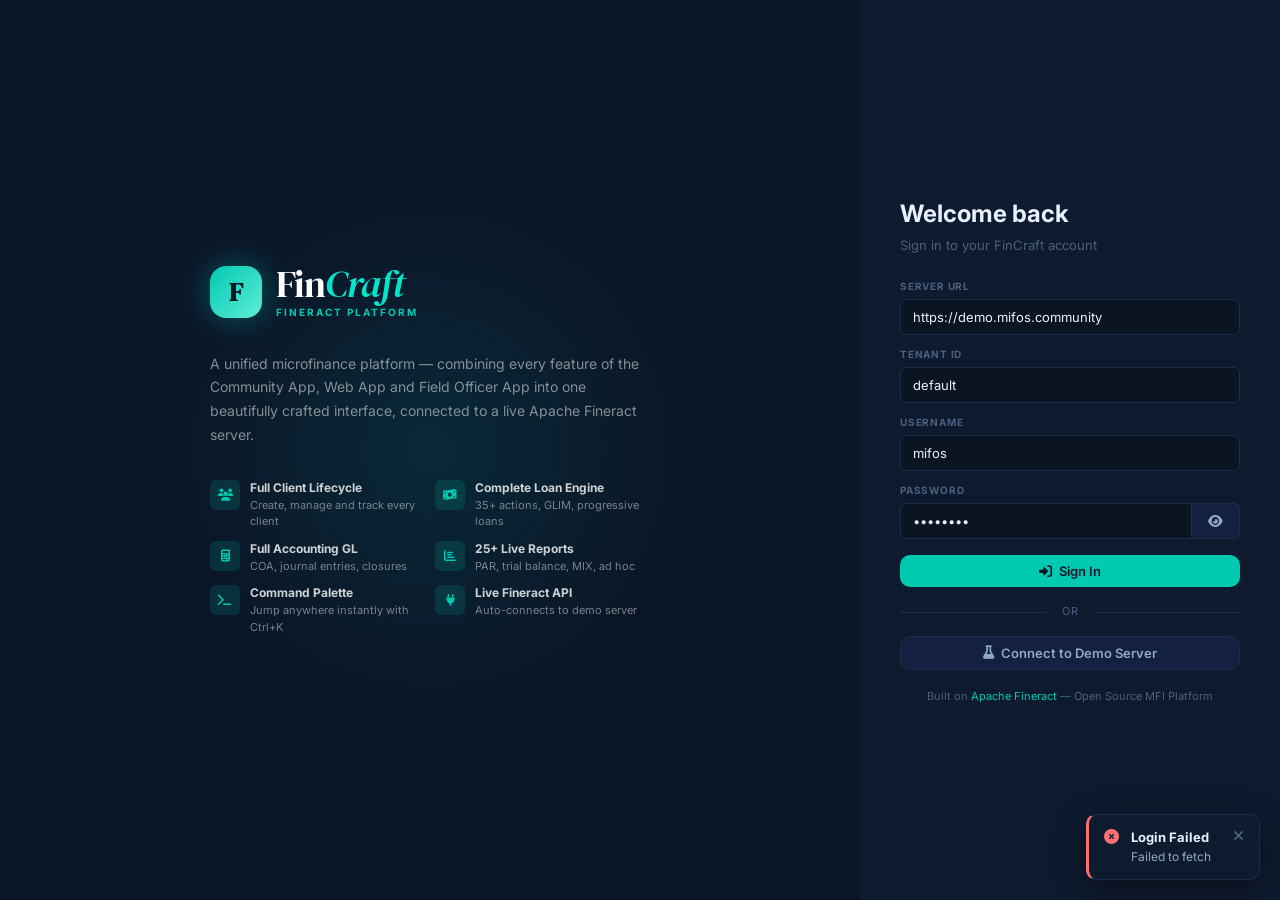
<file: index.html>
<!DOCTYPE html>
<html lang="en" data-theme="dark">
<head>
  <meta charset="UTF-8"/>
  <meta name="viewport" content="width=device-width,initial-scale=1.0"/>
  <meta name="description" content="FinCraft — Unified Apache Fineract MFI Platform"/>
  <title>FinCraft — Fineract Platform</title>

  <!-- Fonts -->
  <link rel="preconnect" href="https://fonts.googleapis.com"/>
  <link rel="preconnect" href="https://fonts.gstatic.com" crossorigin/>
  <link href="https://fonts.googleapis.com/css2?family=Inter:wght@300;400;500;600;700&family=DM+Serif+Display:ital@0;1&family=JetBrains+Mono:wght@400;500&display=swap" rel="stylesheet"/>

  <!-- Icons -->
  <link rel="stylesheet" href="https://cdnjs.cloudflare.com/ajax/libs/font-awesome/6.5.0/css/all.min.css"
        integrity="sha512-Avb2QiuDEEvB4bZJYdft2mNjVShBftLdPG8FJ0V7irTLQ8Uo0qcPxh4Plq7G5tGm0rU+1SPhVotteLpBERwTkw=="
        crossorigin="anonymous" referrerpolicy="no-referrer"/>

  <!-- FinCraft Design System -->
  <link rel="stylesheet" href="css/tokens.css"/>
  <link rel="stylesheet" href="css/components.css"/>

  <!-- Preloader while modules load -->
  <style>
    #fc-preloader {
      position: fixed; inset: 0;
      background: #070d1b;
      display: flex; flex-direction: column;
      align-items: center; justify-content: center;
      z-index: 99999; gap: 18px;
      transition: opacity 400ms ease;
    }
    #fc-preloader.fade-out { opacity: 0; pointer-events: none; }
    .fc-pre-logo {
      width: 56px; height: 56px;
      background: linear-gradient(135deg, #00c9b1, #5fedd8);
      border-radius: 14px;
      display: flex; align-items: center; justify-content: center;
      font-size: 28px; color: #0a1628; font-weight: 900;
      font-family: 'DM Serif Display', serif;
      box-shadow: 0 0 30px rgba(0,201,177,0.4);
      animation: prelogoPulse 1.4s ease-in-out infinite;
    }
    @keyframes prelogoPulse {
      0%,100% { box-shadow: 0 0 20px rgba(0,201,177,0.3); }
      50%      { box-shadow: 0 0 40px rgba(0,201,177,0.7); }
    }
    .fc-pre-label {
      font-family: 'DM Serif Display', serif;
      font-size: 26px; color: #fff; letter-spacing: -0.5px;
    }
    .fc-pre-label em { color: #00c9b1; font-style: italic; }
    .fc-pre-status {
      font-size: 12px; color: rgba(255,255,255,0.35);
      letter-spacing: 1px; font-family: 'JetBrains Mono', monospace;
    }
    .fc-pre-bar {
      width: 200px; height: 3px; background: rgba(255,255,255,0.08);
      border-radius: 99px; overflow: hidden;
    }
    .fc-pre-fill {
      height: 100%; background: #00c9b1;
      border-radius: 99px;
      transition: width 300ms ease;
    }
  </style>
</head>
<body>

<!-- ── PRELOADER ─────────────────────────────────────────── -->
<div id="fc-preloader">
  <div class="fc-pre-logo">F</div>
  <div class="fc-pre-label">Fin<em>Craft</em></div>
  <div class="fc-pre-bar"><div class="fc-pre-fill" id="fcFill" style="width:0%"></div></div>
  <div class="fc-pre-status" id="fcStatus">Initialising…</div>
</div>

<!-- ── APP ROOT ───────────────────────────────────────────── -->
<div id="app"></div>

<!-- ── JS MODULES (load order matters) ───────────────────── -->
<script src="js/config.js"></script>
<script src="js/api.js"></script>
<script src="js/app.js"></script>
<script src="js/pages.js"></script>
<script src="js/cmd.js"></script>
<script src="js/forms.js"></script>

<!-- ── MODULE LOADER ─────────────────────────────────────── -->
<script>
(async function boot() {
  const fill   = document.getElementById('fcFill');
  const status = document.getElementById('fcStatus');

  /* HTML fragments to fetch and inject, in order */
  const MODULES = [
    /* Pages */
    { src:'pages/login.html',      pct: 10, label:'Login…' },
    { src:'pages/shell.html',      pct: 20, label:'Shell…' },
    { src:'pages/dashboard.html',  pct: 28, label:'Dashboard…' },
    { src:'pages/clients.html',    pct: 36, label:'Clients…' },
    { src:'pages/loans.html',      pct: 44, label:'Loans…' },
    { src:'pages/savings.html',    pct: 50, label:'Savings…' },
    { src:'pages/groups.html',     pct: 57, label:'Groups…' },
    { src:'pages/accounting.html', pct: 63, label:'Accounting…' },
    { src:'pages/tasks.html',      pct: 73, label:'Tasks & Products…' },
    { src:'pages/system.html',     pct: 83, label:'System & Settings…' },
    /* Modals */
    { src:'modals/create.html',    pct: 91, label:'Create Modals…' },
    { src:'modals/actions.html',   pct: 97, label:'Action Modals…' },
  ];

  const app = document.getElementById('app');

  /* Fetch each fragment and append to #app */
  for (const mod of MODULES) {
    status.textContent = mod.label;
    fill.style.width   = mod.pct + '%';
    try {
      const res  = await fetch(mod.src);
      if (!res.ok) throw new Error(`${res.status} ${mod.src}`);
      const html = await res.text();
      const div  = document.createElement('div');
      div.innerHTML = html;
      while (div.firstChild) app.appendChild(div.firstChild);
    } catch(e) {
      console.error('[FinCraft] Failed to load module:', mod.src, e);
    }
  }

  /* Wire shell page content into #contentArea */
  _mountPages();

  /* Fade out preloader */
  fill.style.width = '100%';
  status.textContent = 'Ready';
  await new Promise(r => setTimeout(r, 300));
  const loader = document.getElementById('fc-preloader');
  loader.classList.add('fade-out');
  setTimeout(() => loader.remove(), 450);

  /* Auto-connect to demo server on first load */
  _autoConnect();
})();

/* ── Mount page fragments into #contentArea ────────────── */
function _mountPages() {
  const content = document.getElementById('contentArea');
  if (!content) return;

  /* Pages are currently direct children of #app — move them into #contentArea */
  const pageIds = [
    'page-dashboard','page-clients','page-client-detail',
    'page-loans','page-loan-detail',
    'page-savings','page-deposits','page-shares','page-collaterals',
    'page-groups','page-centers','page-collections',
    'page-transfers','page-remittances',
    'page-accounting',
    'page-tasks','page-reports','page-surveys',
    'page-products','page-organization',
    'page-system','page-users','page-templates','page-self-service',
    'page-analytics','page-navigation','page-search',
    'page-notifications','page-profile','page-settings',
  ];

  pageIds.forEach(id => {
    const el = document.getElementById(id);
    if (el) content.appendChild(el);
  });
}

/* ── Auto connect to demo server ───────────────────────── */
async function _autoConnect() {
  await App.login(
    FC_CONFIG.DEMO_SERVER_URL,
    FC_CONFIG.DEMO_TENANT,
    FC_CONFIG.DEMO_USERNAME,
    FC_CONFIG.DEMO_PASSWORD,
  );
}
</script>

</body>
</html>
</file>
<file: css/tokens.css>
/* ============================================================
   FINCRAFT v2 — Design Tokens
   Palette: Deep navy + electric teal + warm amber
   Fonts: DM Serif Display · Inter · JetBrains Mono
============================================================ */

:root {
  /* ── Brand Colours ──────────────────────────────────── */
  --navy-950: #060d1a;
  --navy-900: #0a1628;
  --navy-800: #0f2040;
  --navy-700: #163058;
  --navy-600: #1e4070;

  --teal-500: #00c9b1;
  --teal-400: #00e5cc;
  --teal-300: #5fedd8;
  --teal-glow: rgba(0,201,177,0.15);
  --teal-glow-sm: rgba(0,201,177,0.08);

  --amber-500: #f59e0b;
  --amber-400: #fbbf24;
  --amber-300: #fcd34d;

  --red-600:   #dc2626;
  --red-500:   #ef4444;
  --red-400:   #f87171;

  --green-500: #22c55e;
  --green-400: #4ade80;

  --blue-400:  #60a5fa;
  --purple-400:#a78bfa;

  /* ── Typography ─────────────────────────────────────── */
  --font-display: 'DM Serif Display', Georgia, serif;
  --font-ui:      'Inter', system-ui, sans-serif;
  --font-mono:    'JetBrains Mono', 'Courier New', monospace;

  /* ── Layout ─────────────────────────────────────────── */
  --sidebar-w:           260px;
  --sidebar-collapsed-w: 68px;
  --topbar-h:            60px;

  /* ── Radii ───────────────────────────────────────────── */
  --radius-xs: 4px;
  --radius-sm: 6px;
  --radius-md: 10px;
  --radius-lg: 16px;
  --radius-xl: 22px;
  --radius-full: 9999px;

  /* ── Shadows ─────────────────────────────────────────── */
  --shadow-sm:   0 1px 3px rgba(0,0,0,0.25);
  --shadow-md:   0 4px 16px rgba(0,0,0,0.3);
  --shadow-lg:   0 8px 32px rgba(0,0,0,0.4);
  --shadow-teal: 0 0 20px rgba(0,201,177,0.25);

  /* ── Transitions ─────────────────────────────────────── */
  --transition:      200ms cubic-bezier(0.4,0,0.2,1);
  --transition-slow: 350ms cubic-bezier(0.4,0,0.2,1);
}

/* ── Dark Theme (default) ───────────────────────────────── */
:root,
[data-theme="dark"] {
  --bg-app:      #070d1b;
  --bg-card:     #0e1a2e;
  --bg-card-alt: #0a1422;
  --bg-hover:    #132040;
  --bg-stripe:   rgba(255,255,255,0.02);

  --text-primary:   #e8f0fc;
  --text-secondary: #8fa8c8;
  --text-muted:     #4a6080;
  --text-disabled:  #2a3f5a;

  --border:       #1a2d4a;
  --border-focus: var(--teal-500);
  --border-hover: #243d60;

  --input-bg:     #0a1422;
  --input-border: #1a2d4a;

  --sidebar-bg:   var(--navy-950);
  --sidebar-text: rgba(255,255,255,0.85);
  --sidebar-muted:rgba(255,255,255,0.35);

  --topbar-bg:     #090f1e;
  --topbar-border: #1a2d4a;
  --topbar-text:   #e8f0fc;

  --scrollbar-thumb: #1e3050;
  --scrollbar-hover: var(--teal-500);
}

/* ── Light Theme ────────────────────────────────────────── */
[data-theme="light"] {
  --bg-app:      #eef2f7;
  --bg-card:     #ffffff;
  --bg-card-alt: #f8fafc;
  --bg-hover:    #f1f5f9;
  --bg-stripe:   rgba(0,0,0,0.015);

  --text-primary:   #0f172a;
  --text-secondary: #475569;
  --text-muted:     #94a3b8;
  --text-disabled:  #cbd5e1;

  --border:       #e2e8f0;
  --border-focus: var(--teal-500);
  --border-hover: #cbd5e1;

  --input-bg:     #f8fafc;
  --input-border: #e2e8f0;

  --sidebar-bg:   var(--navy-900);
  --sidebar-text: rgba(255,255,255,0.85);
  --sidebar-muted:rgba(255,255,255,0.40);

  --topbar-bg:     #ffffff;
  --topbar-border: #e2e8f0;
  --topbar-text:   #0f172a;

  --scrollbar-thumb: #cbd5e1;
  --scrollbar-hover: var(--teal-500);
}

/* ── Base Reset ─────────────────────────────────────────── */
*, *::before, *::after {
  box-sizing: border-box;
  margin: 0;
  padding: 0;
}

html, body {
  height: 100%;
  font-family: var(--font-ui);
  font-size: 14px;
  line-height: 1.5;
  background: var(--bg-app);
  color: var(--text-primary);
  overflow: hidden;
  -webkit-font-smoothing: antialiased;
  -moz-osx-font-smoothing: grayscale;
}

/* ── Scrollbar ──────────────────────────────────────────── */
::-webkit-scrollbar { width: 5px; height: 5px; }
::-webkit-scrollbar-track  { background: transparent; }
::-webkit-scrollbar-thumb  { background: var(--scrollbar-thumb); border-radius: var(--radius-full); }
::-webkit-scrollbar-thumb:hover { background: var(--scrollbar-hover); }

/* ── Focus ring ─────────────────────────────────────────── */
:focus-visible {
  outline: 2px solid var(--teal-500);
  outline-offset: 2px;
}

/* ── Selection ──────────────────────────────────────────── */
::selection {
  background: var(--teal-glow);
  color: var(--teal-400);
}

/* ── Keyframes ──────────────────────────────────────────── */
@keyframes spin     { to { transform: rotate(360deg); } }
@keyframes fadeIn   { from { opacity:0; transform:translateY(6px); } to { opacity:1; transform:none; } }
@keyframes slideIn  { from { opacity:0; transform:translateX(30px); } to { opacity:1; transform:none; } }
@keyframes modalIn  { from { opacity:0; transform:scale(0.96) translateY(10px); } to { opacity:1; transform:none; } }
@keyframes dropIn   { from { opacity:0; transform:translateY(-6px); } to { opacity:1; transform:none; } }
@keyframes pulse    { 0%,100% { opacity:1; } 50% { opacity:0.5; } }
</file>
<file: css/components.css>
/* ============================================================
   FINCRAFT v2 — Component Library
============================================================ */

/* ── LAYOUT ─────────────────────────────────────────────── */
#app          { display:flex; height:100vh; overflow:hidden; }
.app-shell    { display:none; }
.app-shell.active { display:flex; height:100vh; width:100%; overflow:hidden; }
.login-wrap   { display:none; }
.login-wrap.active { display:flex; width:100%; height:100vh; }
.main-area    { flex:1; display:flex; flex-direction:column; overflow:hidden; min-width:0; }
.content-area { flex:1; overflow-y:auto; padding:24px; }

/* ── PAGE ───────────────────────────────────────────────── */
.page         { display:none; animation: fadeIn 180ms ease; }
.page.active  { display:block; }

/* ── SIDEBAR ────────────────────────────────────────────── */
.sidebar {
  width: var(--sidebar-w);
  background: var(--sidebar-bg);
  display: flex;
  flex-direction: column;
  transition: width var(--transition);
  flex-shrink: 0;
  overflow: hidden;
  border-right: 1px solid rgba(255,255,255,0.05);
  z-index: 100;
}
.sidebar.collapsed { width: var(--sidebar-collapsed-w); }

.sidebar-brand {
  padding: 16px;
  display: flex;
  align-items: center;
  gap: 10px;
  border-bottom: 1px solid rgba(255,255,255,0.06);
  flex-shrink: 0;
  overflow: hidden;
  cursor: pointer;
  transition: background var(--transition);
}
.sidebar-brand:hover { background: rgba(255,255,255,0.04); }

.brand-icon {
  width: 36px; height: 36px;
  background: linear-gradient(135deg, var(--teal-500), var(--teal-300));
  border-radius: var(--radius-md);
  display: flex; align-items: center; justify-content: center;
  font-size: 18px; color: var(--navy-900); font-weight: 900;
  font-family: var(--font-display);
  flex-shrink: 0;
  box-shadow: var(--shadow-teal);
}
.brand-text   { overflow: hidden; white-space: nowrap; }
.brand-name   { font-family: var(--font-display); font-size: 20px; color: #fff; letter-spacing: -0.5px; }
.brand-sub    { font-size: 9px; color: var(--teal-500); letter-spacing: 2px; text-transform: uppercase; font-weight: 700; }

.sidebar-scroll   { flex:1; overflow-y:auto; padding:8px 0; }
.nav-section      { margin-bottom: 2px; }
.nav-section-label {
  font-size: 9px; font-weight: 700; letter-spacing: 2px;
  text-transform: uppercase; color: var(--sidebar-muted);
  padding: 10px 18px 3px;
  white-space: nowrap; overflow: hidden;
  transition: opacity var(--transition);
}
.sidebar.collapsed .nav-section-label { opacity: 0; }

.nav-item {
  display: flex; align-items: center; gap: 11px;
  padding: 9px 16px;
  cursor: pointer;
  border-radius: var(--radius-sm);
  margin: 1px 8px;
  transition: background var(--transition), color var(--transition);
  position: relative; overflow: hidden; white-space: nowrap;
  color: var(--sidebar-text);
  text-decoration: none;
  user-select: none;
}
.nav-item:hover       { background: rgba(255,255,255,0.06); }
.nav-item.active      { background: var(--teal-glow); color: var(--teal-400); }
.nav-item.active::before {
  content: '';
  position: absolute; left:0; top:0; bottom:0; width:3px;
  background: var(--teal-500);
  border-radius: 0 2px 2px 0;
  box-shadow: 0 0 8px var(--teal-500);
}
.nav-icon {
  width:20px; height:20px;
  display:flex; align-items:center; justify-content:center;
  font-size:13px; flex-shrink:0;
}
.nav-label {
  font-size:13px; font-weight:500;
  transition: opacity var(--transition), width var(--transition);
  overflow: hidden;
}
.sidebar.collapsed .nav-label,
.sidebar.collapsed .nav-badge,
.sidebar.collapsed .nav-chevron { opacity:0; width:0; overflow:hidden; }

.nav-badge {
  margin-left: auto;
  background: var(--teal-500); color: var(--navy-900);
  font-size: 9px; font-weight: 700;
  padding: 1px 5px; border-radius: var(--radius-full);
  min-width: 17px; text-align: center; flex-shrink: 0;
}
.nav-badge.red { background: var(--red-400); color: #fff; }

.nav-sub               { display:none; }
.nav-sub.open          { display:block; }
.nav-sub .nav-item     { padding:7px 16px 7px 28px; font-size:12px; }
.sidebar.collapsed .nav-sub { display:none !important; }

.sidebar-footer {
  padding: 10px 8px;
  border-top: 1px solid rgba(255,255,255,0.06);
  flex-shrink: 0;
}
.user-card {
  display:flex; align-items:center; gap:10px;
  padding:10px; border-radius:var(--radius-md);
  cursor:pointer; transition:background var(--transition); overflow:hidden;
}
.user-card:hover { background: rgba(255,255,255,0.06); }
.user-avatar {
  width:34px; height:34px; border-radius:var(--radius-full);
  background: linear-gradient(135deg, var(--teal-500), var(--navy-600));
  display:flex; align-items:center; justify-content:center;
  color:#fff; font-weight:700; font-size:13px; flex-shrink:0;
  border: 2px solid rgba(0,201,177,0.4);
}
.user-info        { overflow:hidden; }
.user-name        { font-size:12px; font-weight:600; color:#fff; white-space:nowrap; }
.user-role        { font-size:10px; color:var(--sidebar-muted); white-space:nowrap; }
.sidebar.collapsed .user-info { display:none; }

/* ── TOPBAR ─────────────────────────────────────────────── */
.topbar {
  height: var(--topbar-h);
  background: var(--topbar-bg);
  border-bottom: 1px solid var(--topbar-border);
  display:flex; align-items:center; padding:0 18px; gap:10px;
  flex-shrink:0; z-index:50;
  box-shadow: var(--shadow-sm);
}
.topbar-btn {
  background:none; border:none; cursor:pointer;
  color:var(--text-secondary);
  width:34px; height:34px;
  display:flex; align-items:center; justify-content:center;
  border-radius:var(--radius-sm); font-size:14px;
  position:relative; transition:all var(--transition); flex-shrink:0;
}
.topbar-btn:hover { background:var(--bg-hover); color:var(--text-primary); }
.topbar-badge {
  position:absolute; top:4px; right:4px;
  width:16px; height:16px;
  background:var(--red-400); color:#fff;
  font-size:9px; font-weight:700; border-radius:var(--radius-full);
  display:flex; align-items:center; justify-content:center;
  border: 2px solid var(--topbar-bg);
}
.topbar-divider   { width:1px; height:22px; background:var(--border); flex-shrink:0; }
.topbar-breadcrumb { font-size:13px; color:var(--text-muted); display:flex; align-items:center; gap:6px; min-width:0; }
.crumb-current    { color:var(--text-primary); font-weight:600; white-space:nowrap; overflow:hidden; text-overflow:ellipsis; }
.topbar-tenant {
  display:flex; align-items:center; gap:6px;
  background:var(--bg-hover); border:1px solid var(--border);
  border-radius:var(--radius-sm); padding:5px 10px;
  font-size:12px; color:var(--text-secondary);
  cursor:pointer; flex-shrink:0; white-space:nowrap;
  transition: border-color var(--transition);
}
.topbar-tenant:hover { border-color:var(--teal-500); }
.tenant-id        { font-weight:600; color:var(--teal-500); }

/* Search */
.topbar-search {
  display:flex; align-items:center; gap:8px;
  background:var(--input-bg); border:1px solid var(--border);
  border-radius:var(--radius-md); padding:7px 12px;
  width:240px; flex-shrink:0;
  transition: border-color var(--transition), box-shadow var(--transition);
}
.topbar-search:focus-within {
  border-color:var(--teal-500);
  box-shadow:0 0 0 3px var(--teal-glow);
}
.topbar-search input {
  background:none; border:none; outline:none;
  font-size:13px; color:var(--text-primary); width:100%;
  font-family:var(--font-ui);
}
.topbar-search input::placeholder { color:var(--text-muted); }
.topbar-search i  { color:var(--text-muted); font-size:12px; flex-shrink:0; }

/* Search results dropdown */
.search-results {
  position:absolute; top:calc(100% + 6px); left:0; right:0;
  background:var(--bg-card); border:1px solid var(--border);
  border-radius:var(--radius-md); box-shadow:var(--shadow-lg);
  z-index:600; display:none; overflow:hidden;
  animation: dropIn 150ms ease;
  max-height: 360px; overflow-y:auto;
}
.search-results.open { display:block; }
.sr-group-label {
  padding:6px 14px 2px; font-size:10px; font-weight:700;
  text-transform:uppercase; letter-spacing:1px; color:var(--text-muted);
}
.sr-item {
  display:flex; align-items:center; gap:12px;
  padding:10px 14px; cursor:pointer;
  border-bottom:1px solid var(--border);
  transition:background var(--transition);
}
.sr-item:last-child { border-bottom:none; }
.sr-item:hover      { background:var(--bg-hover); }
.sr-icon {
  width:28px; height:28px; border-radius:var(--radius-sm);
  display:flex; align-items:center; justify-content:center;
  font-size:11px; flex-shrink:0;
}
.sr-type { font-size:10px; color:var(--text-muted); text-transform:uppercase; font-weight:700; letter-spacing:.5px; }
.sr-name { font-size:13px; font-weight:500; color:var(--text-primary); }

/* ── PAGE HEADER ─────────────────────────────────────────── */
.page-header {
  display:flex; align-items:flex-start; justify-content:space-between;
  margin-bottom:20px; gap:16px; flex-wrap:wrap;
}
.page-title    { font-size:22px; font-weight:700; color:var(--text-primary); letter-spacing:-0.4px; }
.page-subtitle { font-size:13px; color:var(--text-muted); margin-top:2px; }
.page-actions  { display:flex; gap:8px; flex-shrink:0; flex-wrap:wrap; }

/* ── STAT CARDS ─────────────────────────────────────────── */
.stat-card {
  background:var(--bg-card); border:1px solid var(--border);
  border-radius:var(--radius-lg); padding:20px;
  position:relative; overflow:hidden;
  transition:transform var(--transition), box-shadow var(--transition);
}
.stat-card:hover { transform:translateY(-2px); box-shadow:var(--shadow-md); }
.stat-card::before {
  content:''; position:absolute; left:0; top:0; bottom:0; width:3px;
  border-radius:0 2px 2px 0;
}
.c-teal::before   { background:var(--teal-500);   box-shadow:0 0 10px var(--teal-500); }
.c-amber::before  { background:var(--amber-400);  box-shadow:0 0 10px var(--amber-400); }
.c-green::before  { background:var(--green-400);  box-shadow:0 0 10px var(--green-400); }
.c-red::before    { background:var(--red-400);    box-shadow:0 0 10px var(--red-400); }
.c-blue::before   { background:var(--blue-400);   box-shadow:0 0 10px var(--blue-400); }
.c-purple::before { background:var(--purple-400); box-shadow:0 0 10px var(--purple-400); }

.stat-icon {
  width:40px; height:40px; border-radius:var(--radius-md);
  display:flex; align-items:center; justify-content:center;
  font-size:16px; margin-bottom:14px;
}
.c-teal .stat-icon   { background:rgba(0,201,177,0.1);   color:var(--teal-500); }
.c-amber .stat-icon  { background:rgba(251,191,36,0.1);  color:var(--amber-400); }
.c-green .stat-icon  { background:rgba(74,222,128,0.1);  color:var(--green-400); }
.c-red .stat-icon    { background:rgba(248,113,113,0.1); color:var(--red-400); }
.c-blue .stat-icon   { background:rgba(96,165,250,0.1);  color:var(--blue-400); }
.c-purple .stat-icon { background:rgba(167,139,250,0.1); color:var(--purple-400); }

.stat-value  { font-family:var(--font-mono); font-size:26px; font-weight:500; color:var(--text-primary); letter-spacing:-1px; line-height:1; }
.stat-label  { font-size:10px; font-weight:700; color:var(--text-muted); text-transform:uppercase; letter-spacing:0.8px; margin-top:4px; }
.stat-delta  { margin-top:10px; font-size:11px; display:flex; align-items:center; gap:4px; }
.stat-delta.up   { color:var(--green-400); }
.stat-delta.down { color:var(--red-400); }

/* ── CARDS ──────────────────────────────────────────────── */
.card {
  background:var(--bg-card); border:1px solid var(--border);
  border-radius:var(--radius-lg); overflow:hidden;
  transition: box-shadow var(--transition);
}
.card:hover     { box-shadow:var(--shadow-sm); }
.card-header {
  padding:14px 18px; border-bottom:1px solid var(--border);
  display:flex; align-items:center; justify-content:space-between; gap:10px;
}
.card-title  { font-size:13px; font-weight:700; color:var(--text-primary); letter-spacing:-0.1px; }
.card-body   { padding:18px; }
.card-footer { padding:12px 18px; border-top:1px solid var(--border); }

/* ── DETAIL HERO ─────────────────────────────────────────── */
.detail-hero {
  background: linear-gradient(135deg, var(--navy-800), var(--navy-900));
  border-radius: var(--radius-lg); padding:22px; margin-bottom:18px;
  border:1px solid var(--border);
  display:flex; align-items:center; gap:18px; flex-wrap:wrap;
}
.detail-avatar {
  width:60px; height:60px; border-radius:var(--radius-lg);
  background: linear-gradient(135deg, var(--teal-500), var(--teal-300));
  display:flex; align-items:center; justify-content:center;
  font-size:22px; color:var(--navy-900); font-weight:900;
  font-family:var(--font-display); box-shadow:var(--shadow-teal); flex-shrink:0;
}
.detail-name    { font-size:20px; font-weight:700; color:#fff; letter-spacing:-0.4px; }
.detail-meta    { font-size:12px; color:rgba(255,255,255,0.5); margin-top:3px; }
.detail-meta .hl { color:var(--teal-400); font-family:var(--font-mono); }
.detail-actions { display:flex; gap:8px; flex-wrap:wrap; }

/* Hero metrics strip */
.hero-metrics {
  background: linear-gradient(135deg, var(--navy-800), var(--navy-900));
  border-bottom:1px solid var(--border);
  padding:14px 22px; display:flex; flex-wrap:wrap;
}
.hero-metric {
  flex:1; text-align:center; padding:6px 14px;
  border-right:1px solid rgba(255,255,255,0.08); min-width:80px;
}
.hero-metric:last-child { border-right:none; }
.hero-metric-val { font-family:var(--font-mono); font-size:18px; font-weight:500; color:#fff; }
.hero-metric-val.teal  { color:var(--teal-400); }
.hero-metric-val.amber { color:var(--amber-400); }
.hero-metric-val.red   { color:var(--red-400); }
.hero-metric-lbl { font-size:10px; color:rgba(255,255,255,0.4); text-transform:uppercase; letter-spacing:.8px; margin-top:2px; }

/* Action strip (inside modals) */
.action-strip {
  padding:10px 22px; border-bottom:1px solid var(--border);
  display:flex; gap:6px; flex-wrap:wrap;
  background:var(--bg-card-alt);
}

/* ── TABLES ──────────────────────────────────────────────── */
.tbl-wrap  { overflow-x:auto; }
.tbl       { width:100%; border-collapse:collapse; }
.tbl th {
  background:var(--bg-card-alt);
  padding:9px 14px; text-align:left;
  font-size:10px; font-weight:700; text-transform:uppercase;
  letter-spacing:1px; color:var(--text-muted);
  border-bottom:1px solid var(--border); white-space:nowrap;
}
.tbl td {
  padding:12px 14px; border-bottom:1px solid var(--border);
  font-size:13px; color:var(--text-primary); vertical-align:middle;
}
.tbl tr:last-child td     { border-bottom:none; }
.tbl tbody tr             { transition:background var(--transition); }
.tbl tbody tr.clickable   { cursor:pointer; }
.tbl tbody tr:hover       { background:var(--bg-hover); }
.tbl .mono                { font-family:var(--font-mono); font-size:12px; }
.tbl-pagination {
  padding:12px 18px; border-top:1px solid var(--border);
  display:flex; align-items:center; justify-content:space-between;
}

/* ── BADGES ──────────────────────────────────────────────── */
.badge {
  display:inline-flex; align-items:center; gap:4px;
  padding:2px 8px; border-radius:var(--radius-full);
  font-size:11px; font-weight:600; letter-spacing:0.2px; white-space:nowrap;
}
.b-active   { background:rgba(74,222,128,0.12);  color:var(--green-400); }
.b-pending  { background:rgba(251,191,36,0.12);  color:var(--amber-400); }
.b-approved { background:rgba(0,201,177,0.12);   color:var(--teal-400); }
.b-closed   { background:rgba(100,116,139,0.1);  color:#64748b; }
.b-overdue  { background:rgba(248,113,113,0.12); color:var(--red-400); }
.b-info     { background:rgba(96,165,250,0.12);  color:var(--blue-400); }
.b-draft    { background:rgba(167,139,250,0.12); color:var(--purple-400); }

/* ── BUTTONS ─────────────────────────────────────────────── */
.btn {
  display:inline-flex; align-items:center; gap:7px;
  padding:8px 16px; border-radius:var(--radius-md);
  border:none; cursor:pointer;
  font-family:var(--font-ui); font-size:13px; font-weight:600;
  transition:all var(--transition); white-space:nowrap; text-decoration:none;
  user-select:none;
}
.btn:disabled { opacity:0.45; cursor:not-allowed; pointer-events:none; }
.btn:focus-visible { outline:2px solid var(--teal-500); outline-offset:2px; }

.btn-primary   { background:var(--teal-500); color:var(--navy-900); }
.btn-primary:hover:not(:disabled) { background:var(--teal-400); box-shadow:0 0 16px var(--teal-glow); transform:translateY(-1px); }

.btn-secondary { background:var(--bg-hover); color:var(--text-secondary); border:1px solid var(--border); }
.btn-secondary:hover:not(:disabled) { color:var(--text-primary); border-color:var(--teal-500); }

.btn-danger    { background:rgba(248,113,113,0.1); color:var(--red-400); border:1px solid rgba(248,113,113,0.2); }
.btn-danger:hover:not(:disabled) { background:rgba(248,113,113,0.2); }

.btn-amber     { background:rgba(251,191,36,0.12); color:var(--amber-400); border:1px solid rgba(251,191,36,0.2); }
.btn-amber:hover:not(:disabled)  { background:rgba(251,191,36,0.2); }

.btn-ghost     { background:none; color:var(--text-secondary); }
.btn-ghost:hover:not(:disabled)  { background:var(--bg-hover); color:var(--text-primary); }

.btn-sm   { padding:5px 10px; font-size:12px; border-radius:var(--radius-sm); gap:5px; }
.btn-xs   { padding:3px 8px;  font-size:11px; border-radius:var(--radius-xs); gap:4px; }
.btn-icon { padding:8px; }
.btn-full { width:100%; justify-content:center; }

/* ── FORMS ───────────────────────────────────────────────── */
.form-grid      { display:grid; gap:14px; }
.fg-2  { grid-template-columns:1fr 1fr; }
.fg-3  { grid-template-columns:1fr 1fr 1fr; }
.fg-4  { grid-template-columns:repeat(4,1fr); }
.fg-span { grid-column:1/-1; }

.form-group     { display:flex; flex-direction:column; gap:5px; }
.form-label     { font-size:10px; font-weight:700; text-transform:uppercase; letter-spacing:0.8px; color:var(--text-muted); }
.form-label .req { color:var(--red-400); }
.form-hint      { font-size:11px; color:var(--text-muted); }
.form-error     { font-size:11px; color:var(--red-400); }

.form-control {
  background:var(--input-bg); border:1px solid var(--input-border);
  border-radius:var(--radius-sm); padding:9px 12px;
  font-family:var(--font-ui); font-size:13px; color:var(--text-primary);
  outline:none; width:100%;
  transition:border-color var(--transition), box-shadow var(--transition);
}
.form-control:focus  { border-color:var(--teal-500); box-shadow:0 0 0 3px var(--teal-glow); }
.form-control:disabled { opacity:0.5; cursor:not-allowed; }
.form-control::placeholder { color:var(--text-muted); }
select.form-control  { cursor:pointer; }
textarea.form-control { resize:vertical; }

.input-group   { display:flex; }
.input-group .form-control { border-radius:var(--radius-sm) 0 0 var(--radius-sm); }
.input-addon {
  background:var(--bg-card-alt); border:1px solid var(--input-border);
  border-right:none; padding:9px 12px; font-size:12px; color:var(--text-muted);
  border-radius:var(--radius-sm) 0 0 var(--radius-sm);
  white-space:nowrap; display:flex; align-items:center;
}
.input-group .btn { border-radius:0 var(--radius-sm) var(--radius-sm) 0; }

.form-check    { display:flex; align-items:center; gap:8px; cursor:pointer; font-size:13px; }
.form-check input { accent-color:var(--teal-500); width:14px; height:14px; cursor:pointer; }

/* Toggle switch */
.switch        { position:relative; display:inline-block; width:40px; height:22px; }
.switch input  { opacity:0; width:0; height:0; }
.switch-slider {
  position:absolute; cursor:pointer; inset:0;
  background:var(--border); border-radius:var(--radius-full);
  transition:var(--transition);
}
.switch-slider::before {
  content:''; position:absolute;
  width:16px; height:16px; left:3px; bottom:3px;
  background:#fff; border-radius:50%; transition:var(--transition);
}
.switch input:checked + .switch-slider            { background:var(--teal-500); }
.switch input:checked + .switch-slider::before    { transform:translateX(18px); }

/* ── TABS ────────────────────────────────────────────────── */
.tabs {
  display:flex; border-bottom:1px solid var(--border);
  margin-bottom:18px; overflow-x:auto; flex-shrink:0;
}
.tabs::-webkit-scrollbar { height:0; }
.tab-btn {
  padding:9px 16px; background:none; border:none;
  font-family:var(--font-ui); font-size:13px; font-weight:500;
  color:var(--text-muted); cursor:pointer;
  border-bottom:2px solid transparent; margin-bottom:-1px;
  transition:color var(--transition), border-color var(--transition);
  white-space:nowrap; flex-shrink:0;
}
.tab-btn:hover  { color:var(--text-primary); }
.tab-btn.active { color:var(--teal-500); border-bottom-color:var(--teal-500); font-weight:600; }
.tab-panel          { display:none; }
.tab-panel.active   { display:block; animation:fadeIn 150ms ease; }

/* ── MODALS ──────────────────────────────────────────────── */
.modal-overlay {
  display:none; position:fixed; inset:0;
  background:rgba(0,0,0,0.65); backdrop-filter:blur(4px);
  z-index:1000; align-items:center; justify-content:center; padding:20px;
}
.modal-overlay.open        { display:flex; }
.modal-overlay.top-align   { align-items:flex-start; overflow-y:auto; }

.modal {
  background:var(--bg-card); border:1px solid var(--border);
  border-radius:var(--radius-xl); width:100%; max-height:90vh; overflow-y:auto;
  box-shadow:var(--shadow-lg), 0 0 60px rgba(0,201,177,0.06);
  animation: modalIn 200ms ease;
}
.modal-sm  { max-width:400px; }
.modal-md  { max-width:560px; }
.modal-lg  { max-width:720px; }
.modal-xl  { max-width:920px; }

.modal-header {
  padding:18px 22px 16px; border-bottom:1px solid var(--border);
  display:flex; align-items:flex-start; justify-content:space-between; gap:12px;
  flex-shrink:0; position:sticky; top:0; background:var(--bg-card); z-index:1;
}
.modal-title    { font-size:16px; font-weight:700; letter-spacing:-0.2px; }
.modal-subtitle { font-size:12px; color:var(--text-muted); margin-top:2px; }
.modal-close {
  background:none; border:none; cursor:pointer; color:var(--text-muted);
  width:30px; height:30px; display:flex; align-items:center; justify-content:center;
  border-radius:var(--radius-sm); font-size:16px;
  transition:all var(--transition); flex-shrink:0;
}
.modal-close:hover { background:var(--bg-hover); color:var(--text-primary); }
.modal-body   { padding:22px; }
.modal-body.p0 { padding:0; }
.modal-footer {
  padding:14px 22px; border-top:1px solid var(--border);
  display:flex; justify-content:flex-end; gap:8px;
  position:sticky; bottom:0; background:var(--bg-card); z-index:1;
}

/* ── STEPPER ─────────────────────────────────────────────── */
.stepper   { display:flex; align-items:center; margin-bottom:24px; }
.step-item { flex:1; text-align:center; }
.step-circle {
  width:32px; height:32px; border-radius:50%;
  background:var(--border); color:var(--text-muted);
  display:flex; align-items:center; justify-content:center;
  margin:0 auto 6px; font-weight:700; font-size:13px;
  transition:all var(--transition);
}
.step-label  { font-size:11px; color:var(--text-muted); font-weight:500; transition:color var(--transition); }
.step-line   { flex:1; height:2px; background:var(--border); margin-bottom:22px; transition:background var(--transition); }

/* ── DROPDOWN ────────────────────────────────────────────── */
.dropdown        { position:relative; display:inline-block; }
.dropdown-menu {
  display:none; position:absolute; top:calc(100% + 6px); right:0;
  background:var(--bg-card); border:1px solid var(--border);
  border-radius:var(--radius-md); box-shadow:var(--shadow-lg);
  min-width:180px; z-index:500; overflow:hidden;
  animation:dropIn 150ms ease;
}
.dropdown.open .dropdown-menu { display:block; }
.dropdown-item {
  display:flex; align-items:center; gap:10px;
  padding:9px 14px; cursor:pointer; font-size:13px;
  color:var(--text-secondary); white-space:nowrap;
  transition:background var(--transition), color var(--transition);
}
.dropdown-item:hover          { background:var(--bg-hover); color:var(--text-primary); }
.dropdown-item.danger         { color:var(--red-400); }
.dropdown-item.danger:hover   { background:rgba(248,113,113,0.08); }
.dropdown-divider             { height:1px; background:var(--border); margin:4px 0; }
.dropdown-header {
  padding:6px 14px 2px; font-size:10px; font-weight:700;
  text-transform:uppercase; letter-spacing:1px; color:var(--text-muted);
}

/* ── TOASTS ──────────────────────────────────────────────── */
.toast-container { position:fixed; bottom:20px; right:20px; z-index:9999; display:flex; flex-direction:column; gap:8px; max-width:380px; }
.toast {
  display:flex; align-items:flex-start; gap:12px;
  background:var(--bg-card); border:1px solid var(--border);
  border-radius:var(--radius-md); padding:13px 15px;
  box-shadow:var(--shadow-lg); animation:slideIn 300ms cubic-bezier(0.34,1.56,0.64,1);
}
.toast.success { border-left:3px solid var(--green-400); }
.toast.error   { border-left:3px solid var(--red-400); }
.toast.info    { border-left:3px solid var(--teal-500); }
.toast.warning { border-left:3px solid var(--amber-400); }
.toast-icon    { font-size:15px; flex-shrink:0; margin-top:1px; }
.toast.success .toast-icon { color:var(--green-400); }
.toast.error   .toast-icon { color:var(--red-400); }
.toast.info    .toast-icon { color:var(--teal-500); }
.toast.warning .toast-icon { color:var(--amber-400); }
.toast-body  {}
.toast-title { font-weight:700; font-size:13px; }
.toast-msg   { font-size:12px; color:var(--text-secondary); margin-top:1px; }

/* ── PROGRESS ────────────────────────────────────────────── */
.progress     { height:5px; background:var(--border); border-radius:var(--radius-full); overflow:hidden; }
.progress-bar { height:100%; border-radius:var(--radius-full); transition:width 600ms ease; }
.pb-teal  { background:linear-gradient(90deg, var(--teal-500), var(--teal-300)); }
.pb-amber { background:var(--amber-400); }
.pb-red   { background:var(--red-400); }
.pb-green { background:var(--green-400); }

/* ── CHARTS ──────────────────────────────────────────────── */
.chart-bars  { display:flex; align-items:flex-end; gap:4px; }
.chart-bar {
  flex:1; border-radius:3px 3px 0 0;
  background:var(--teal-glow-sm); border:1px solid rgba(0,201,177,0.12);
  transition:background var(--transition), transform var(--transition);
  cursor:pointer; min-height:4px;
}
.chart-bar:hover, .chart-bar.hi { background:var(--teal-500); transform:scaleY(1.03); transform-origin:bottom; }

/* ── FILTER BAR ──────────────────────────────────────────── */
.filter-bar {
  background:var(--bg-card); border:1px solid var(--border);
  border-radius:var(--radius-md); padding:12px 16px;
  display:flex; align-items:center; gap:10px;
  flex-wrap:wrap; margin-bottom:16px;
}
.search-bar {
  display:flex; align-items:center; gap:8px;
  background:var(--input-bg); border:1px solid var(--input-border);
  border-radius:var(--radius-md); padding:8px 12px;
}
.search-bar:focus-within { border-color:var(--teal-500); box-shadow:0 0 0 3px var(--teal-glow); }
.search-bar i     { color:var(--text-muted); font-size:12px; flex-shrink:0; }
.search-bar input { background:none; border:none; outline:none; font-size:13px; color:var(--text-primary); font-family:var(--font-ui); width:100%; }
.search-bar input::placeholder { color:var(--text-muted); }

/* ── AVATAR ──────────────────────────────────────────────── */
.avatar {
  border-radius:var(--radius-full); display:flex; align-items:center; justify-content:center;
  font-weight:700; flex-shrink:0;
  background:linear-gradient(135deg, var(--teal-500), var(--navy-700)); color:#fff;
}
.av-xs { width:24px; height:24px; font-size:9px; }
.av-sm { width:30px; height:30px; font-size:11px; }
.av-md { width:38px; height:38px; font-size:14px; }
.av-lg { width:52px; height:52px; font-size:19px; }

/* ── INFO GRID ───────────────────────────────────────────── */
.info-grid  { display:grid; grid-template-columns:1fr 1fr; gap:14px; }
.info-item  { display:flex; flex-direction:column; gap:3px; }
.info-label { font-size:10px; font-weight:700; text-transform:uppercase; letter-spacing:0.8px; color:var(--text-muted); }
.info-value { font-size:13px; font-weight:500; color:var(--text-primary); }

/* ── EMPTY STATE ─────────────────────────────────────────── */
.empty-state       { text-align:center; padding:60px 20px; }
.empty-state-icon  { font-size:40px; color:var(--text-muted); opacity:0.4; margin-bottom:16px; }
.empty-state h3    { font-size:16px; font-weight:600; color:var(--text-secondary); margin-bottom:6px; }
.empty-state p     { font-size:13px; color:var(--text-muted); max-width:280px; margin:0 auto; }

/* ── NOTIFICATION ITEMS ──────────────────────────────────── */
.notif-item {
  display:flex; align-items:flex-start; gap:11px;
  padding:12px 18px; border-bottom:1px solid var(--border);
  cursor:pointer; transition:background var(--transition);
}
.notif-item:last-child { border-bottom:none; }
.notif-item:hover      { background:var(--bg-hover); }
.notif-item.unread     { background:rgba(0,201,177,0.03); }
.notif-dot      { width:8px; height:8px; border-radius:var(--radius-full); background:var(--teal-500); flex-shrink:0; margin-top:4px; }
.notif-dot.read { background:var(--border); }
.notif-text     { font-size:12px; line-height:1.5; }
.notif-time     { font-size:10px; color:var(--text-muted); margin-top:2px; }

/* ── COMMAND PALETTE ─────────────────────────────────────── */
.cmd-palette {
  position:fixed; inset:0;
  background:rgba(0,0,0,0.7); backdrop-filter:blur(6px);
  z-index:2000; display:none;
  align-items:flex-start; justify-content:center; padding:80px 20px;
}
.cmd-palette.open { display:flex; }
.cmd-box {
  background:var(--bg-card); border:1px solid var(--border);
  border-radius:var(--radius-xl); width:100%; max-width:560px;
  box-shadow:var(--shadow-lg), 0 0 40px rgba(0,201,177,0.1);
  animation:modalIn 180ms ease; overflow:hidden;
}
.cmd-input-row {
  display:flex; align-items:center; gap:10px;
  padding:14px 18px; border-bottom:1px solid var(--border);
}
.cmd-input-row i  { color:var(--teal-500); font-size:16px; }
.cmd-input {
  background:none; border:none; outline:none;
  font-size:15px; font-family:var(--font-ui); color:var(--text-primary); flex:1;
}
.cmd-hint         { font-size:11px; color:var(--text-muted); white-space:nowrap; }
.cmd-results      { max-height:420px; overflow-y:auto; }
.cmd-group-label  {
  padding:8px 18px 3px; font-size:10px; font-weight:700;
  text-transform:uppercase; letter-spacing:1.2px; color:var(--text-muted);
}
.cmd-item {
  display:flex; align-items:center; gap:12px;
  padding:10px 18px; cursor:pointer; transition:background var(--transition);
}
.cmd-item:hover, .cmd-item.focused { background:var(--bg-hover); }
.cmd-item-icon {
  width:30px; height:30px; border-radius:var(--radius-sm);
  background:var(--bg-hover); display:flex; align-items:center; justify-content:center;
  font-size:12px; color:var(--text-secondary); flex-shrink:0;
}
.cmd-item-label  { font-size:13px; font-weight:500; color:var(--text-primary); flex:1; }
.cmd-item-cat    { font-size:11px; color:var(--text-muted); }
.cmd-footer {
  padding:10px 18px; border-top:1px solid var(--border);
  display:flex; gap:14px;
}
.cmd-key  { display:flex; align-items:center; gap:5px; font-size:11px; color:var(--text-muted); }
.cmd-key kbd {
  background:var(--bg-hover); border:1px solid var(--border);
  border-radius:4px; padding:2px 5px; font-size:10px; font-family:var(--font-mono);
}

/* ── GRID UTILITIES ──────────────────────────────────────── */
.grid-2    { display:grid; grid-template-columns:1fr 1fr; gap:16px; }
.grid-3    { display:grid; grid-template-columns:1fr 1fr 1fr; gap:16px; }
.grid-4    { display:grid; grid-template-columns:repeat(4,1fr); gap:16px; }
.grid-auto { display:grid; grid-template-columns:repeat(auto-fill,minmax(200px,1fr)); gap:14px; }

/* ── UTILITIES ───────────────────────────────────────────── */
.flex          { display:flex; }
.flex-col      { flex-direction:column; }
.items-center  { align-items:center; }
.items-start   { align-items:flex-start; }
.justify-between { justify-content:space-between; }
.justify-center  { justify-content:center; }
.gap-1  { gap:4px; }  .gap-2  { gap:8px; }  .gap-3  { gap:12px; }
.gap-4  { gap:16px; } .gap-5  { gap:20px; }
.ml-auto { margin-left:auto; }
.mt-1 { margin-top:4px; }  .mt-2 { margin-top:8px; }
.mt-3 { margin-top:12px; } .mt-4 { margin-top:16px; }
.mb-2 { margin-bottom:8px; } .mb-3 { margin-bottom:12px; } .mb-4 { margin-bottom:16px; }
.w-full   { width:100%; }
.text-right   { text-align:right; }
.text-center  { text-align:center; }
.text-muted   { color:var(--text-muted); }
.text-secondary { color:var(--text-secondary); }
.text-teal    { color:var(--teal-500); }
.text-green   { color:var(--green-400); }
.text-red     { color:var(--red-400); }
.text-amber   { color:var(--amber-400); }
.fw-500  { font-weight:500; } .fw-600 { font-weight:600; } .fw-700 { font-weight:700; }
.fz-10   { font-size:10px; }  .fz-11  { font-size:11px; } .fz-12  { font-size:12px; }
.fz-13   { font-size:13px; }  .fz-16  { font-size:16px; }
.mono    { font-family:var(--font-mono); }
.separator { height:1px; background:var(--border); margin:14px 0; }
.truncate { white-space:nowrap; overflow:hidden; text-overflow:ellipsis; }

/* ── RESPONSIVE ──────────────────────────────────────────── */
@media (max-width:960px) {
  .topbar-search  { width:180px; }
  .grid-4         { grid-template-columns:1fr 1fr; }
  .fg-4           { grid-template-columns:1fr 1fr; }
}
@media (max-width:720px) {
  .topbar-search  { display:none; }
  .grid-3         { grid-template-columns:1fr 1fr; }
  .grid-4         { grid-template-columns:1fr 1fr; }
  .content-area   { padding:16px; }
  .fg-2,.fg-3,.fg-4 { grid-template-columns:1fr; }
  .info-grid      { grid-template-columns:1fr; }
  .hero-metrics   { gap:0; }
  .hero-metric    { min-width:50%; }
}
@media (max-width:480px) {
  .grid-2,.grid-3,.grid-4 { grid-template-columns:1fr; }
  .page-header    { flex-direction:column; }
  .modal-overlay  { padding:10px; }
}

/* ── LOGIN PAGE ──────────────────────────────────────────── */
.login-left {
  flex:1; background:var(--navy-900);
  display:flex; align-items:center; justify-content:center;
  padding:60px; position:relative; overflow:hidden;
}
.login-left::before {
  content:''; position:absolute;
  width:520px; height:520px;
  background:radial-gradient(circle, rgba(0,201,177,.1) 0%, transparent 70%);
  top:50%; left:50%; transform:translate(-50%,-50%);
  pointer-events:none;
}
.login-brand      { position:relative; z-index:1; max-width:440px; }
.login-logo-row   { display:flex; align-items:center; gap:14px; margin-bottom:32px; }
.login-logo {
  width:52px; height:52px;
  background:linear-gradient(135deg, var(--teal-500), var(--teal-300));
  border-radius:var(--radius-lg); display:flex; align-items:center; justify-content:center;
  font-size:26px; color:var(--navy-900); font-weight:900;
  box-shadow:0 0 30px rgba(0,201,177,.4); font-family:var(--font-display);
}
.login-app-name   { font-family:var(--font-display); font-size:38px; color:#fff; letter-spacing:-1px; line-height:1; }
.login-app-name em { color:var(--teal-400); font-style:italic; }
.login-tagline    { font-size:14px; color:rgba(255,255,255,.5); line-height:1.7; margin-bottom:32px; }
.login-features   { display:grid; grid-template-columns:1fr 1fr; gap:10px; }
.login-feature    { display:flex; align-items:flex-start; gap:10px; }
.login-feature-icon {
  width:30px; height:30px; border-radius:var(--radius-sm);
  background:var(--teal-glow); display:flex; align-items:center; justify-content:center;
  color:var(--teal-500); font-size:12px; flex-shrink:0; margin-top:1px;
}
.login-feature-text { font-size:11px; color:rgba(255,255,255,.45); line-height:1.5; }
.login-feature-text strong { color:rgba(255,255,255,.8); display:block; font-size:12px; }
.login-right {
  width:420px; display:flex; align-items:center; justify-content:center;
  padding:40px; background:var(--bg-card); flex-shrink:0;
}
.login-form-box   { width:100%; max-width:340px; }
.login-form-title { font-size:24px; font-weight:700; margin-bottom:4px; }
.login-form-sub   { font-size:13px; color:var(--text-muted); margin-bottom:24px; }
.login-divider {
  text-align:center; color:var(--text-muted); font-size:11px;
  letter-spacing:1px; margin:16px 0; position:relative;
}
.login-divider::before,.login-divider::after {
  content:''; position:absolute; top:50%;
  width:calc(50% - 24px); height:1px; background:var(--border);
}
.login-divider::before { left:0; } .login-divider::after { right:0; }
.login-footer { text-align:center; font-size:11px; color:var(--text-muted); margin-top:18px; }
.link { color:var(--teal-500); cursor:pointer; text-decoration:none; }
.link:hover { color:var(--teal-400); }

@media (max-width:768px) {
  .login-left  { display:none; }
  .login-right { width:100%; }
}
</file>
